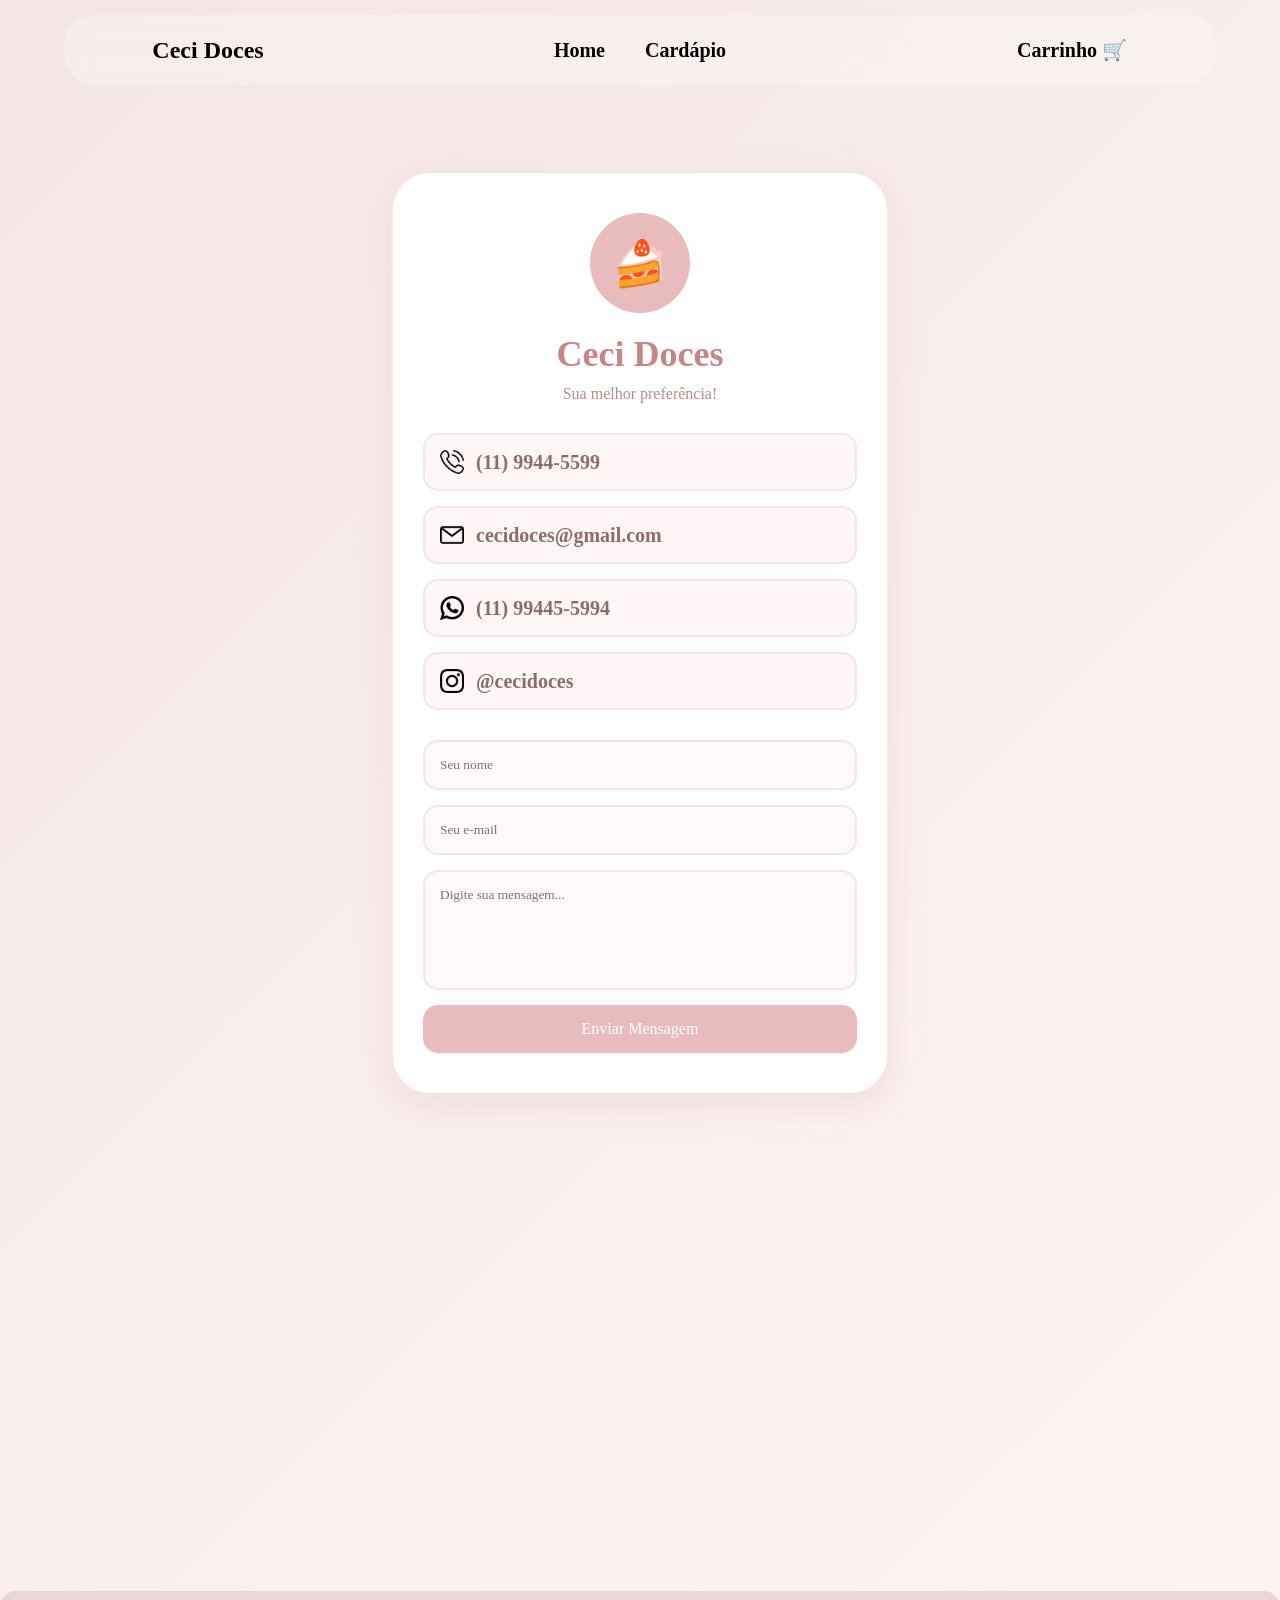
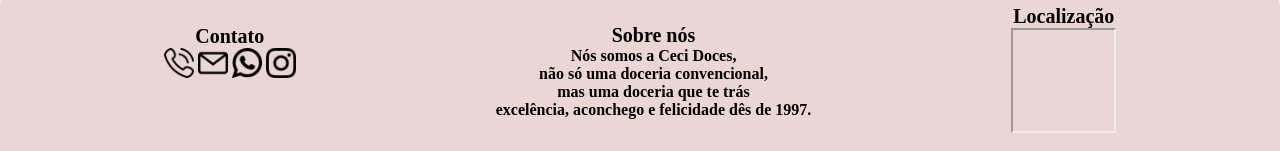
<file: html/contatos.html>
<!DOCTYPE html>
<html lang="pt-BR">

<head>
    <meta charset="UTF-8">
    <meta name="viewport" content="width=device-width, initial-scale=1.0">

    <title>Contatos</title>

    <link rel="stylesheet" href="../css/contatos.css">
    <link rel="stylesheet" href="../css/header.css">
</head>

<body>

    <!-- HEADER -->

    <div style="height: 70px;" class="hid">

        <header>

            <div class="kinkon">
                <h2>Ceci Doces</h2>
            </div>

            <ul>
                <li><a href="index.html">Home</a></li>
                <li><a href="produtos.html">Cardápio</a></li>
            </ul>

            <div class="reserva">
                <a href="#" class="link-carrinho">Carrinho 🛒</a>
            </div>

        </header>

    </div>

    <!-- MAIN -->

    <main>

        <section class="contact-card">

            <div class="logo">
                🍰
            </div>

            <h1>Ceci Doces</h1>

            <p class="subtitle">
                Sua melhor preferência!
            </p>

            <!-- CONTATOS -->

            <div class="contact-info">

                <a href="tel:+551199445599" class="info-item">
                    <img src="../img/telefone.png">
                    <p>(11) 9944-5599</p>
                </a>

                <a href="mailto:cecidoces@gmail.com" class="info-item">
                    <img src="../img/email.png">
                    <p>cecidoces@gmail.com</p>
                </a>

                <a href="https://wa.me/5511994455994" target="_blank" class="info-item">
                    <img src="../img/whatsapp.png">
                    <p>(11) 99445-5994</p>
                </a>

                <a href="https://instagram.com/cecidoces" target="_blank" class="info-item">
                    <img src="../img/instagram.png">
                    <p>@cecidoces</p>
                </a>

            </div>

            <!-- FORMULARIO -->

            <form class="contact-form">

                <input type="text" placeholder="Seu nome" required>

                <input type="email" placeholder="Seu e-mail" required>

                <textarea placeholder="Digite sua mensagem..." required></textarea>

                <button type="submit">
                    Enviar Mensagem
                </button>

            </form>

        </section>

    </main>

    <!-- FOOTER -->

    <div class="video">
        <iframe width="560" height="315" src="https://www.youtube.com/embed/sVFblYOE9Qs?si=XF0XyOZhvYOWQ4vs" title="YouTube video player" frameborder="0" allow="accelerometer; autoplay; clipboard-write; encrypted-media; gyroscope; picture-in-picture; web-share" referrerpolicy="strict-origin-when-cross-origin" allowfullscreen></iframe>
    </div>
    <footer>
        <a href="../html/contatos.html" class="footer-box">
            <h1>Contato</h1>
            <p>
                <img src="../img/telefone.png">
                <img src="../img/email.png">
                <img src="../img/whatsapp.png">
                <img src="../img/instagram.png">
                <br>
                <br>
                <br>
            </p>
        </a>

        <a href="sobre.html" class="footer-box">
            <h1>Sobre nós</h1>
            <p>
                Nós somos a Ceci Doces,<br>
                não só uma doceria convencional,<br>
                mas uma doceria que te trás<br>
                excelência, aconchego e felicidade dês de 1997.
            </p>
        </a>

        <a href="localizacao.html" class="footer-box">
            <h1>Localização</h1>
            <iframe
                src="https://www.google.com/maps/embed?pb=!1m18!1m12!1m3!1d29238.538562317644!2d-46.55961205!3d-23.6467124!2m3!1f0!2f0!3f0!3m2!1i1024!2i768!4f13.1!3m3!1m2!1s0x94ce5d4736a1cfa7%3A0x5bdfac5796c8c06!2sAmericanas%20Express!5e0!3m2!1spt-BR!2sbr!4v1773879575814!5m2!1spt-BR!2sbr"
                allowfullscreen="" loading="lazy" referrerpolicy="no-referrer-when-downgrade">
            </iframe>
        </a>
    </footer>

</body>

</html>
</file>
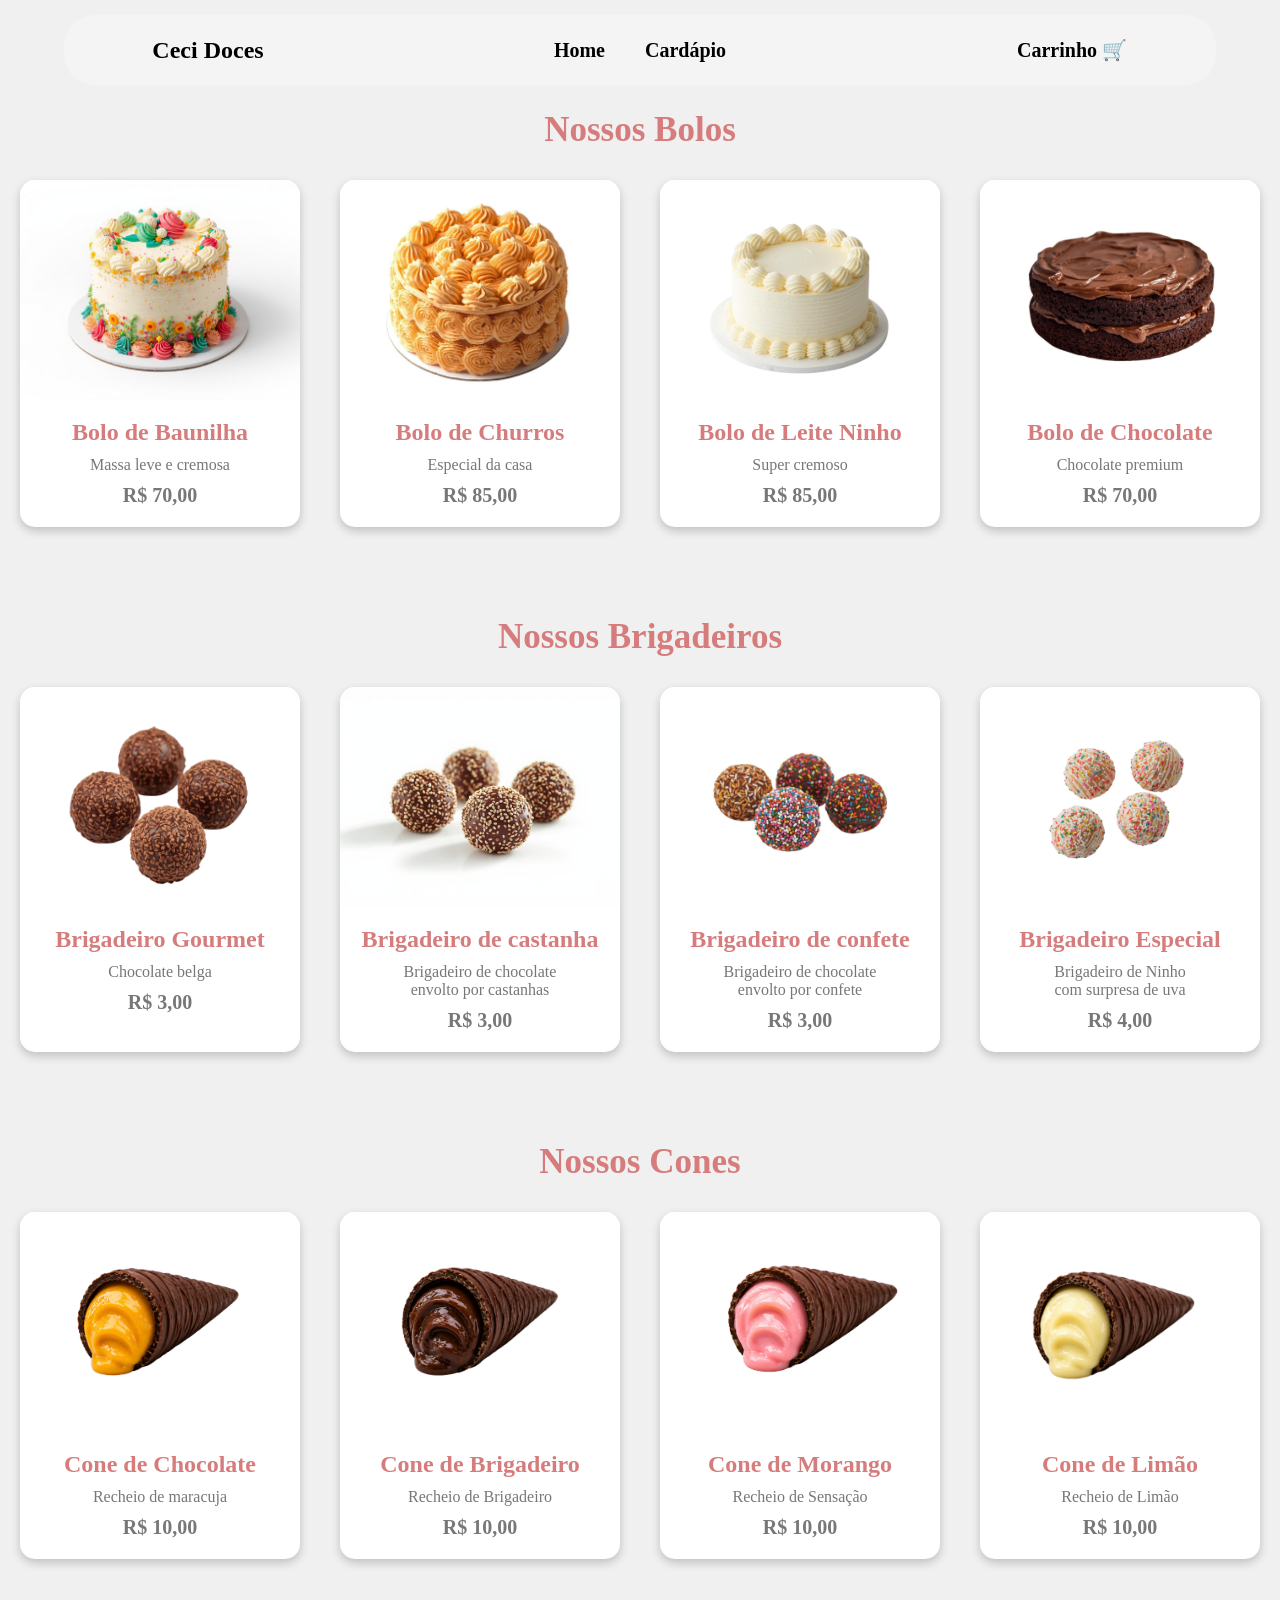
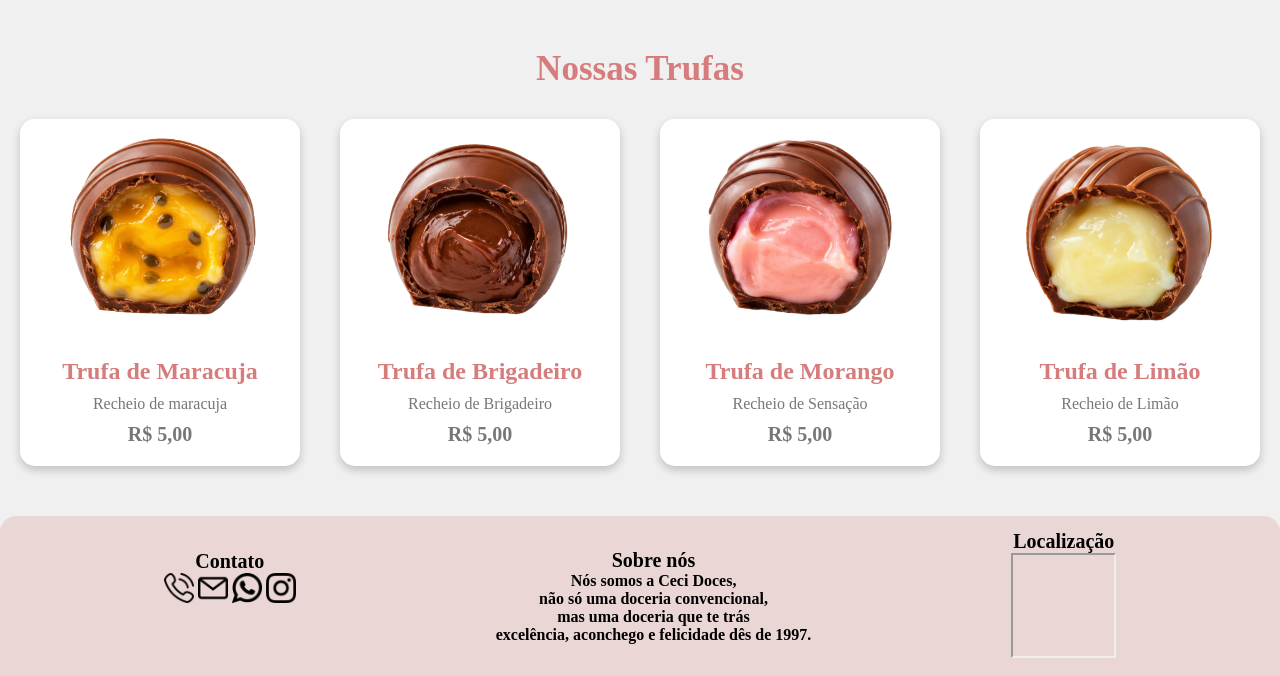
<file: html/produtos.html>
<!DOCTYPE html>
<html lang="pt-br">

<head>

    <meta charset="UTF-8">
    <meta name="viewport" content="width=device-width, initial-scale=1.0">

    <title>Ceci Doces</title>

    <link rel="stylesheet" href="../css/estilo_produtos.css">
    <link rel="stylesheet" href="../css/header.css">

</head>

<body>

    <!-- HEADER -->

    <div style="height: 70px;" class="hid">

        <header>

            <div class="kinkon">
                <h2>Ceci Doces</h2>
            </div>

            <ul>
                <li><a href="../index.html">Home</a></li>
                <li><a href="../html/produtos.html">Cardápio</a></li>
            </ul>

            <div class="reserva">
                <a href="#" class="link-carrinho">Carrinho 🛒</a>
            </div>

        </header>

    </div>

    <!-- MAIN -->

    <main>

        <!-- BOLOS -->

        <div class="titulo-secao">
            <h2>Nossos Bolos</h2>
        </div>

        <div class="container_1">

            <div class="card"
                onclick="abrirDetalhes('Bolo de Baunilha','../img/bolo.jpg','Delicioso bolo de baunilha.')">

                <img src="../img/bolo.jpg">

                <h2>Bolo de Baunilha</h2>

                <p>Massa leve e cremosa</p>

                <p class="preco">R$ 70,00</p>

            </div>

            <div class="card"
                onclick="abrirDetalhes('Bolo de Churros','../img/bolo2.jpg','Bolo recheado com doce de leite.')">

                <img src="../img/bolo2.jpg">

                <h2>Bolo de Churros</h2>

                <p>Especial da casa</p>

                <p class="preco">R$ 85,00</p>

            </div>

            <div class="card"
                onclick="abrirDetalhes('Bolo de Leite Ninho','../img/bolo3.jpg','Cobertura cremosa de leite ninho.')">

                <img src="../img/bolo3.jpg">

                <h2>Bolo de Leite Ninho</h2>

                <p>Super cremoso</p>

                <p class="preco">R$ 85,00</p>

            </div>

            <div class="card"
                onclick="abrirDetalhes('Bolo de Chocolate','../img/bolo4.jpg','Chocolate intenso e delicioso.')">

                <img src="../img/bolo4.jpg">

                <h2>Bolo de Chocolate</h2>

                <p>Chocolate premium</p>

                <p class="preco">R$ 70,00</p>

            </div>

        </div>

        <!-- BRIGADEIROS -->

        <div class="titulo-secao">
            <h2>Nossos Brigadeiros</h2>
        </div>

        <div class="container_1">

            <div class="card"
                onclick="abrirDetalhes('Brigadeiro Gourmet','../img/bri.jpg','Brigadeiro tradicional gourmet.')">

                <img src="../img/bri.png">

                <h2>Brigadeiro Gourmet</h2>

                <p>Chocolate belga</p>

                <p class="preco">R$ 3,00</p>

            </div>

            <div class="card"
                onclick="abrirDetalhes('Brigadeiro Branco','../img/bri2.jpg','Brigadeiro branco delicioso.')">

                <img src="../img/bri2.jpg">

                <h2>Brigadeiro de castanha</h2>

                <p>Brigadeiro de chocolate<br> envolto por castanhas</p>

                <p class="preco">R$ 3,00</p>

            </div>

            <div class="card"
                onclick="abrirDetalhes('Brigadeiro de Morango','../img/bri3.jpg','Recheado com morango.')">

                <img src="../img/bri3.jpg">

                <h2>Brigadeiro de confete</h2>

                <p>Brigadeiro de chocolate<br> envolto por confete</p>

                <p class="preco">R$ 3,00</p>

            </div>

            <div class="card"
                onclick="abrirDetalhes('Brigadeiro Especial','../img/bri4.jpg','Brigadeiro especial da casa.')">

                <img src="../img/bri4.png">

                <h2>Brigadeiro Especial</h2>

                <p>Brigadeiro de Ninho<br> com surpresa de uva</p>

                <p class="preco">R$ 4,00</p>

            </div>

        </div>

        <!-- CONES -->

        <div class="titulo-secao">
            <h2>Nossos Cones</h2>
        </div>

        <div class="container_1">

            <div class="card"
                onclick="abrirDetalhes('Cone de Chocolate','../img/con1.png','Cone recheado com chocolate.')">

                <img src="../img/con1.png">

                <h2>Cone de Chocolate</h2>

                <p>Recheio de maracuja</p>

                <p class="preco">R$ 10,00</p>

            </div>

            <div class="card"
                onclick="abrirDetalhes('Cone de Morango','../img/con2.png','Cone recheado com morango.')">

                <img src="../img/con2.png">

                <h2>Cone de Brigadeiro</h2>

                <p>Recheio de Brigadeiro</p>

                <p class="preco">R$ 10,00</p>

            </div>

            <div class="card"
                onclick="abrirDetalhes('Cone de Leite Ninho','../img/con3.png','Cone cremoso de leite ninho.')">

                <img src="../img/con3.png">

                <h2>Cone de Morango</h2>

                <p>Recheio de Sensação</p>

                <p class="preco">R$ 10,00</p>

            </div>

            <div class="card"
                onclick="abrirDetalhes('Cone Especial','../img/con4.png','Cone especial da Ceci Doces.')">

                <img src="../img/con4.png">

                <h2>Cone de Limão</h2>

                <p>Recheio de Limão</p>

                <p class="preco">R$ 10,00</p>

            </div>

        </div>



        <div class="titulo-secao">
            <h2>Nossas Trufas</h2>
        </div>

        <div class="container_1">

            <div class="card"
                onclick="abrirDetalhes('Brigadeiro Gourmet','../img/bri.jpg','Brigadeiro tradicional gourmet.')">

                <img src="../img/truf2.png">

                <h2>Trufa de Maracuja</h2>

                <p>Recheio de maracuja </p>

                <p class="preco">R$ 5,00</p>

            </div>

            <div class="card"
                onclick="abrirDetalhes('Brigadeiro Branco','../img/bri2.jpg','Brigadeiro branco delicioso.')">

                <img src="../img/truf1.png">

                <h2>Trufa de Brigadeiro</h2>

                <p>Recheio de Brigadeiro</p>

                <p class="preco">R$ 5,00</p>

            </div>

            <div class="card"
                onclick="abrirDetalhes('Brigadeiro de Morango','../img/bri3.jpg','Recheado com morango.')">

                <img src="../img/truf4.png">

                <h2>Trufa de Morango</h2>

                <p>Recheio de Sensação</p>

                <p class="preco">R$ 5,00</p>

            </div>

            <div class="card"
                onclick="abrirDetalhes('Brigadeiro Especial','../img/bri4.jpg','Brigadeiro especial da casa.')">

                <img src="../img/truf3.png">

                <h2>Trufa de Limão</h2>

                <p>Recheio de Limão</p>

                <p class="preco">R$ 5,00</p>

            </div>

        </div>

    </main>

    <!-- SCRIPT -->

    <script>

        function abrirDetalhes(nome, imagem, descricao){

            let url =
            `pop_produtos.html?nomeProduto=${encodeURIComponent(nome)}
            &imgProduto=${encodeURIComponent(imagem)}
            &descProduto=${encodeURIComponent(descricao)}`;

            window.open(
                url,
                "_blank",
                "width=500,height=550,left=500,top=120"
            );
        }

    </script>


    <footer>
        <a href="../html/contatos.html" class="footer-box">
            <h1>Contato</h1>
            <p>
                <img src="../img/telefone.png">
                <img src="../img/email.png">
                <img src="../img/whatsapp.png">
                <img src="../img/instagram.png">
                <br>
                <br>
                <br>
            </p>
        </a>

        <a href="sobre.html" class="footer-box">
            <h1>Sobre nós</h1>
            <p>
                Nós somos a Ceci Doces,<br>
                não só uma doceria convencional,<br>
                mas uma doceria que te trás<br>
                excelência, aconchego e felicidade dês de 1997.
            </p>
        </a>

        <a href="localizacao.html" class="footer-box">
            <h1>Localização</h1>
            <iframe
                src="https://www.google.com/maps/embed?pb=!1m18!1m12!1m3!1d29238.538562317644!2d-46.55961205!3d-23.6467124!2m3!1f0!2f0!3f0!3m2!1i1024!2i768!4f13.1!3m3!1m2!1s0x94ce5d4736a1cfa7%3A0x5bdfac5796c8c06!2sAmericanas%20Express!5e0!3m2!1spt-BR!2sbr!4v1773879575814!5m2!1spt-BR!2sbr"
                allowfullscreen="" loading="lazy" referrerpolicy="no-referrer-when-downgrade">
            </iframe>
        </a>
    </footer>
</body>

</html>
</file>
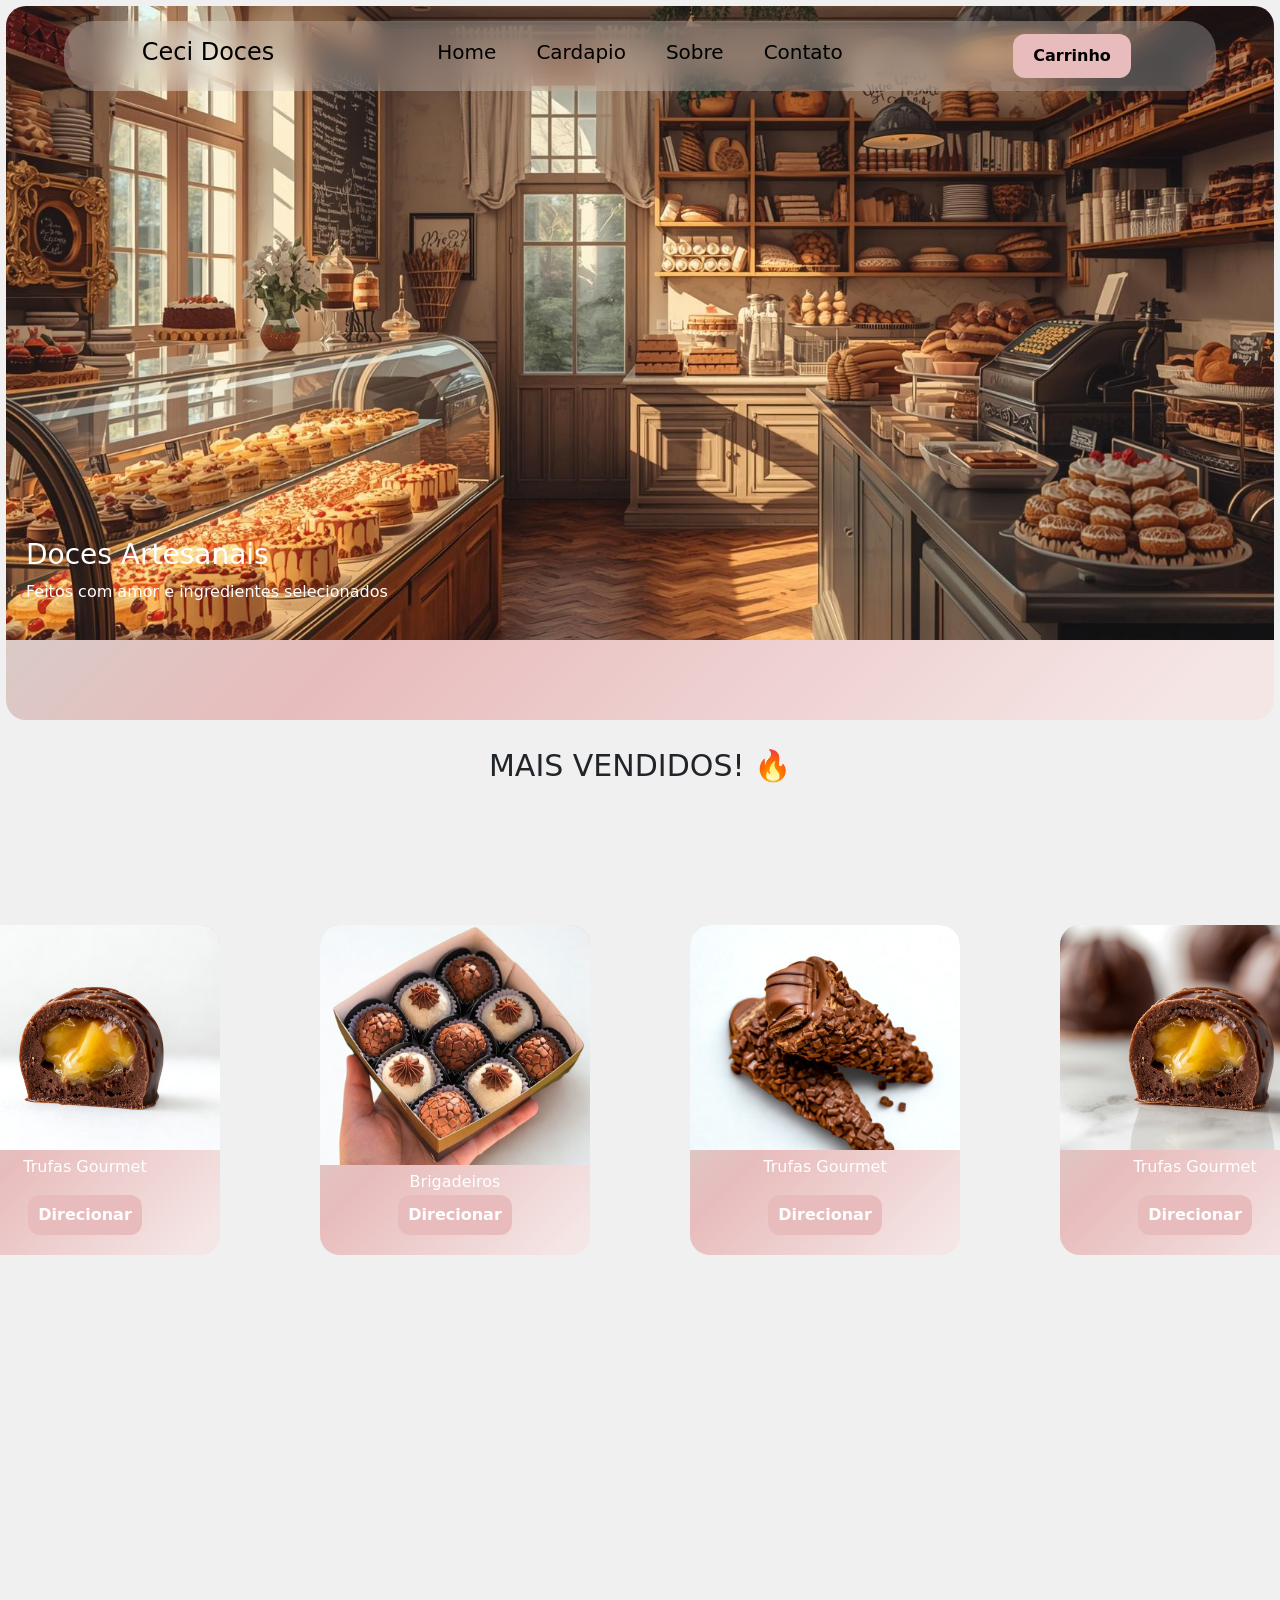
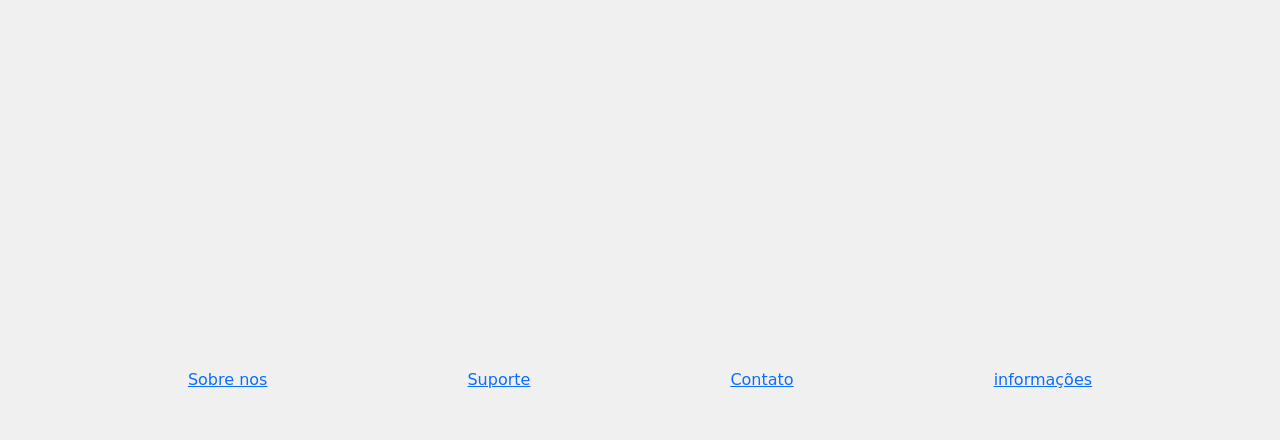
<file: web - Copia/experimento.html>
<!DOCTYPE html>
<html>

<head>
    <meta charset="UTF-8">
    <meta name="viewport" content="width=device-width, initial-scale=1.0">

    <title>Aula de DEV WEB</title>

    <!-- Bootstrap -->
    <link href="https://cdn.jsdelivr.net/npm/bootstrap@5.3.2/dist/css/bootstrap.min.css" rel="stylesheet">

    <link rel="stylesheet" href="experimento.css">

</head>

<body>

    <div class="pt1">
        <div class="hid">
        <header>

            <div class="kinkon">
                <h2>Ceci Doces</h2>
            </div>

            <div class="menu">
                <h1>Home</h1>
                <h1>Cardapio</h1>
                <h1>Sobre</h1>
                <h1>Contato</h1>
            </div>

            <div class="reserva">
                <a href="reservas.html" class="btn-reserva">Carrinho</a>
            </div>
            </div>
        </header>


<div style="position: relative;">
    <img src="confeitaria2.jpg" 
         style="object-fit: cover; width: 100%; height: 100%;" 
         alt="Doces">

    <div style="position: absolute; bottom: 20px; left: 20px; color: white;">
        <h3>Doces Artesanais</h3>
        <p>Feitos com amor e ingredientes selecionados</p>
    </div>
</div>
</div> <!-- <div class="pt1" -->



<main>
    <div class="subcatalogo">
        <div class="catalogo"> MAIS VENDIDOS! 🔥</div>
    </div>
    
    <div class="perfo">
        <section class="performace">
            <div class="top-card"> <img src="trufa.jpg" class="imagen">
            <p class="texto"> Trufas Gourmet </p> </div>
            <div class="bottom-card"><a href="performace.html" class="btn-performace">Direcionar</a> </div> 
        </section>
            
         <section class="performace">
            <div class="top-card"> <img src="brigadeiros.jpg" class="imagen">
             <p class="texto"> Brigadeiros </p> </div>
            <div class="bottom-card"><a href="performace.html" class="btn-performace">Direcionar</a> </div> 
        </section>
            
         <section class="performace">
            <div class="top-card"> <img src="cone.jpg" class="imagen">
             <p class="texto"> Trufas Gourmet </p> </div>
            <div class="bottom-card"><a href="performace.html" class="btn-performace">Direcionar</a> </div> 
        </section>

         <section class="performace">
            <div class="top-card"> <img src=" trufamaracuja.jpg " class="imagen">
             <p class="texto"> Trufas Gourmet </p> </div>
            <div class="bottom-card"><a href="performace.html" class="btn-performace">Direcionar</a> </div> 
        </section>
    </div>


    <script src="https://cdn.jsdelivr.net/npm/bootstrap@5.3.2/dist/js/bootstrap.bundle.min.js"></script>
    <iframe src="https://www.google.com/maps/embed?pb=!1m18!1m12!1m3!1d29238.538562317644!2d-46.55961205!3d-23.6467124!2m3!1f0!2f0!3f0!3m2!1i1024!2i768!4f13.1!3m3!1m2!1s0x94ce5d4736a1cfa7%3A0x5bdfac5796c8c06!2sAmericanas%20Express!5e0!3m2!1spt-BR!2sbr!4v1773879575814!5m2!1spt-BR!2sbr" width="600" height="450" style="border:0;" allowfullscreen="" loading="lazy" referrerpolicy="no-referrer-when-downgrade"></iframe>
    <iframe width="560" height="315" src="https://www.youtube.com/embed/fsaRun3L3cU?si=AsEnTYmdPLwGqDTa" title="YouTube video player" frameborder="0" allow="accelerometer; autoplay; clipboard-write; encrypted-media; gyroscope; picture-in-picture; web-share" referrerpolicy="strict-origin-when-cross-origin" allowfullscreen></iframe>


    </main>
    <footer>
            <div><a href="performace.html" class="">Sobre nos</a> </div> 
            <div><a href="performace.html" class="">Suporte</a> </div> 
            <div><a href="performace.html" class="">Contato</a> </div> 
            <div><a href="performace.html" class="">informações</a> </div> 
    </footer>
</body>

</html>
</file>
<file: css/contatos.css>
*{
    margin:0;
    padding:0;
    box-sizing:border-box;
    font-family: cursive;
}

body{

    background:linear-gradient(135deg,#f5e6e6,#fff5f5);

    min-height:100vh;

    display:flex;
    flex-direction:column;

    align-items:center;
}

/* MAIN */

main{

    width:100%;

    display:flex;
    justify-content:center;
    align-items:center;

    padding:100px 20px 80px;
}

/* CARD */

.contact-card{

    width:100%;
    max-width:500px;

    background:white;

    border-radius:40px;

    padding:40px 30px;

    box-shadow:0 10px 30px rgba(232,188,188,0.35);

    text-align:center;

    border:3px solid #f5e6e6;
}

/* LOGO */

.logo{

    width:100px;
    height:100px;

    margin:0 auto 20px;

    border-radius:50%;

    background:#e8bcbc;

    display:flex;
    justify-content:center;
    align-items:center;

    font-size:45px;

    color:white;
}

/* TITULO */

section h1{

    color:#c78686;

    font-size:36px;

    margin-bottom:10px;
}

.subtitle{

    color:#b58d8d;

    margin-bottom:30px;
}

/* CONTATOS */

.contact-info{

    display:flex;
    flex-direction:column;

    gap:15px;

    margin-bottom:30px;
}

.info-item{

    background:#fff7f7;

    border:2px solid #f5e6e6;

    border-radius:15px;

    padding:15px;

    display:flex;
    align-items:center;

    gap:12px;

    color:#8d6b6b;

    text-decoration:none;

    transition:0.3s;
}

.info-item:hover{

    transform:scale(1.02);

    background:#fff0f0;
}

.info-item img{

    width:24px;
    height:24px;
}

/* FORMULARIO */

.contact-form{

    display:flex;
    flex-direction:column;

    gap:15px;
}

.contact-form input,
.contact-form textarea{

    width:100%;

    padding:15px;

    border-radius:15px;

    border:2px solid #f5e6e6;

    outline:none;

    background:#fff9f9;
}

.contact-form textarea{

    resize:none;

    height:120px;
}

.contact-form button{

    background:#e8bcbc;

    color:white;

    border:none;

    padding:15px;

    border-radius:15px;

    cursor:pointer;

    font-size:16px;

    transition:0.3s;
}

.contact-form button:hover{

    background:#d99d9d;

    transform:scale(1.02);
}

/* FOOTER */

footer{

    width:100%;

 
}

.video{
    display: flex;
    justify-content: center;
    margin-top: 100px;

}
</file>
<file: css/header.css>
body {
    margin: 0;
    padding: 0;
    background-color: #f0f0f0;

}

/* HEADER */

.hid{
    justify-content: center;
    display: flex;
}

header {
    width: 90%;
    max-width: 100%;
    height: 70px;

    display: flex;
    align-items: center;
    position: fixed;
    justify-content: center;

    margin-top: 15px;

    z-index: 10;
    background: rgba(255, 255, 255, 0.25);
    backdrop-filter: blur(12px);
    -webkit-backdrop-filter: blur(12px);
    border-radius: 30px;
}

/* LOGO */

.kinkon {
    height: 100%;
    width: 25%;
    display: flex;
    align-items: center;
    justify-content: center;
}


 ul {
    display: flex;       /* Ativa o modo flexível */
    list-style: none;    /* Remove as bolinhas da lista */
    padding: 0;
    gap: 40px;   
    width: 50%;        /* Cria um espaço entre os itens */
    justify-content: center;
    align-items: center;
  }
/* BOTÃO */
a{
     color: inherit; 
  text-decoration: none;
  font-size: 20px;
  font-weight: bold;
}

.reserva {
    height: 100%;
    width: 25%;
    display: flex;
    align-items: center;
    justify-content: center;
}

.btn-reserva {
    text-decoration: none;
    background-color: #e8bcbc;
    color: black;
    padding: 10px 20px;
    border-radius: 12px;
    font-weight: bold;
    transition: 0.3s;
}

.btn-reserva:hover {
    background-color: white;
    transform: scale(1.05);
}

/* TEXTO */

h1 {
    color: black;
    font-size: 20px;
}

h2 {
    color: black;
    font-size: 24px;
}


footer{
    height: 160px;
    max-width: 100%;
    display: flex;
    align-items: center;
    justify-content: center;
    gap: 200px;
    background-color: #ebd6d6;
    text-align: center;
    border-radius: 16px 16px 0px 0px;
}

footer iframe{
    width: 105px;
    height:105px;
}

footer p{
    font-size: 16px;
}


.link-carrinho{
    background: transparent;
    color: black;
    text-decoration: none;
    font-size: 20px;
    font-weight: bold;
    transition: 0.3s;
}

.link-carrinho:hover{
    opacity: 0.7;
}

footer img{
    width: 30px;
    height: 30px;
    justify-content: center;
}
</file>
<file: css/estilo_produtos.css>
*{
    margin:0;
    padding:0;
    box-sizing:border-box;
}

body{

    font-family:cursive;

    background-color:#fff5f5;
}

/* TITULOS */

.titulo-secao{

    text-align:center;

    margin-top:40px;

    margin-bottom:30px;
}

.titulo-secao h2{

    font-size:35px;

    color:#d67c7c;
}

/* CONTAINER */

.container_1{

    width:100%;

    display:flex;

    justify-content:center;

    flex-wrap:wrap;

    gap:40px;

    padding-bottom:50px;
}

/* CARD */

.card{

    width:280px;

    background:white;

    border-radius:15px;

    overflow:hidden;

    box-shadow:0 4px 10px rgba(0,0,0,0.2);

    transition:0.3s;

    cursor:pointer;
}

.card:hover{

    transform:scale(1.05);
}

/* IMAGEM */

.card img{

    width:100%;

    height:220px;

    object-fit:cover;
}

/* TEXTO */

.card h2{

    margin-top:15px;

    text-align:center;

    color:#d67c7c;
}

.card p{

    text-align:center;

    margin-top:10px;

    color:#777;
}

/* PREÇO */

.preco{

    margin-bottom:20px;

    font-weight:bold;

    color:#e48d8d;

    font-size:20px;
}

/* RESPONSIVO */

@media(max-width:768px){

    .container_1{

        gap:25px;
    }

    .card{

        width:90%;
        max-width:320px;
    }
}
</file>
<file: web - Copia/experimento.css>
body {
    margin: 0;
    padding: 0;
    background-color: #f0f0f0;

}

/* HEADER */

.hid{
    justify-content: center;
    display: flex;
}

header {
    width: 90%;
    max-width: 100%;
    height: 70px;

    display: flex;
    align-items: center;
    position: fixed;

    margin-top: 15px;

    z-index: 10;
    background: rgba(255, 255, 255, 0.25);
    backdrop-filter: blur(12px);
    -webkit-backdrop-filter: blur(12px);
    border-radius: 30px;
}

/* LOGO */

.kinkon {
    height: 100%;
    width: 25%;
    display: flex;
    align-items: center;
    justify-content: center;
}

/* MENU */

.menu {
    height: 100%;
    width: 50%;
    display: flex;
    align-items: center;
    justify-content: center;
    gap: 40px;
}

/* BOTÃO */

.reserva {
    height: 100%;
    width: 25%;
    display: flex;
    align-items: center;
    justify-content: center;
}

.btn-reserva {
    text-decoration: none;
    background-color: #e8bcbc;
    color: black;
    padding: 10px 20px;
    border-radius: 12px;
    font-weight: bold;
    transition: 0.3s;
}

.btn-reserva:hover {
    background-color: white;
    transform: scale(1.05);
}

/* TEXTO */

h1 {
    color: black;
    font-size: 20px;
}

h2 {
    color: black;
    font-size: 24px;
}

.pt1 {
    width: 100%;
    max-height: 100vh;
    position: relative;
    background: linear-gradient(135deg, #c7dcd4 10%, #e8bcbc 50%, #f5e6e6 95%);
    border-radius: 20px;
    padding-bottom: 80px;
    margin: 0; 
    overflow: hidden;
}



/* ------------------------------------------------------ */

main{
    max-width: 100%;
    height: 1200px;
    justify-content: center;
    align-items: center;
    background-color: #f0f0f0;
}

.subcatalogo{
    height: 70px;
    max-width: 100%;
    justify-content: center;
    align-items: center;
    display: flex;
    font-size: 30px;
    padding-top: 20px;
}


.perfo{
    height: 600px;
    max-width: 100%;
    justify-content: center;
    align-items: center;
    display: flex;
    gap: 100px;
}

.performace{
    max-height: 350px;
    max-width: 270px;
    background: linear-gradient(135deg, #c7dcd4 10%, #e8bcbc 50%, #f5e6e6 95%);
    border-radius: 20px 20px 20px ;
    justify-content: center;
    display: flex;
    flex-direction: column;
    box-sizing: border-box;
}

.btn-performace{
    text-decoration: none;
    background-color: #e8bcbc;
    color: white;
    padding: 8px 10px;
    border-radius: 12px;
    font-weight: bold;
    transition: 0.3s;
}

.imagen{
    height: 240px;
    width: 270px;
    border-radius: 20px 20px 0 0;
    object-fit: cover;
}

.top-card{
 max-height: 270px;
 max-width: 270px;
 display: flex;
 flex-direction: column;
 align-items: center;
 border-radius: 20px 20px 0 0;
 gap: 5px;
}

.texto{
color: white;
font-size: 16px;

}

.bottom-card{
 max-height: 40px;
 max-width: 270px;
 display: flex;
 align-items: center;
 display: flex;
 justify-content: center;
 margin-bottom: 20px;
}

.btn-performace:hover {
    background-color: white;
    transform: scale(1.05);
}

/* ------------------------------------------------------ */

body{
    margin-right: 6px ;
    margin-left: 6px;
    margin-top: 6px;
}

footer{
    height: 120px;
    max-width: 100%;
    display: flex;
    align-items: center;
    justify-content: center;
    gap: 200px;
    background-color: #f0f0f0;
    
}
</file>
